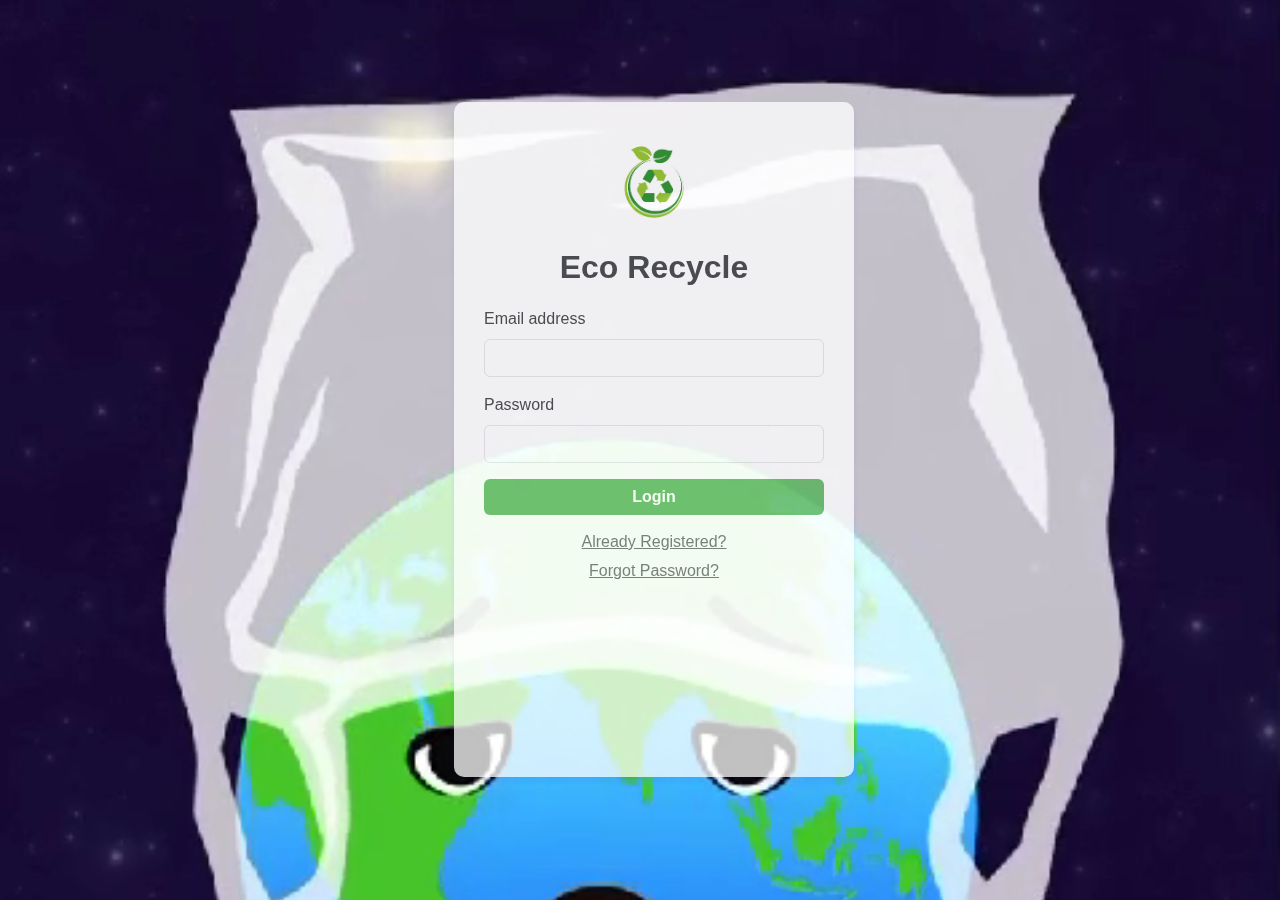
<file: waste-management/code/login.html>
<!DOCTYPE html>
<html lang="en">
<head>
    <meta charset="UTF-8">
    <meta name="viewport" content="width=device-width, initial-scale=1.0">
    <title>RecycleRewards - Login</title>
    <!-- Bootstrap CSS -->
    <link href="https://cdnjs.cloudflare.com/ajax/libs/bootstrap/5.3.1/css/bootstrap.min.css" rel="stylesheet">
    <link rel="stylesheet" href="style1.css">
    <style>

.video-background {
            position: absolute;
            top: 0;
            left: 0;
            width: 100%;
            height:100%;
            overflow: hidden;
            z-index: -1;
        }
        video {
            min-width: 100%;
            min-height: 100%;
            width: auto;
            height: auto;
            position: absolute;
            top: 50%;
            left: 50%;
            transform: translate(-50%, -50%);
            object-fit: cover;
        }
        body {
            background-color: #e8f5e9;
            display: flex;
            justify-content: center;
            align-items: center;
            height: 100vh;
            margin: 0;
            font-family: 'Arial', sans-serif;
        }

        .login-container {
            background-color: white;
            opacity: 75%;
            border-radius: 10px;
            box-shadow: 0 4px 6px rgba(53, 33, 207, 0.1);
            padding: 30px;
            width: 100%;
            max-width: 400px;
          
        }
        
        .logo-container {
            text-align: center;
            margin-bottom: 20px;
        }
        .logo-container img {
            width: 100px;
            height: 100px;
        }
        .btn-green {
            background-color: #4CAF50;
            color: white;
            border: none;
        }
        .btn-green:hover {
            background-color: #45a049;
            color: white;
        }
        .footer-links {
           display: flex;
           flex-direction: column;
           gap:5px;
            margin-top: 15px;
            text-align: center;
        }
        
    </style>
</head>
<body>
    <div class="video-background">
        <video autoplay muted loop>
            <source src="../video2.mp4" type="video/mp4">
            Your browser does not support the video tag.
        </video>
    </div>
    <div class="container">
        
        <div class="login-container">
            <div class="logo-container">
                <img src="../image2.png" alt="RecycleRewards Logo" class="mb-3">
                <h2 style="font-family: 'Franklin Gothic Medium', 'Arial Narrow', Arial, sans-serif;"><b> Eco Recycle</b></h2>
            </div>
            
            <form id="loginForm"  onsubmit="redirectToPage(); return false;">
                <div class="mb-3">
                    <label for="email" class="form-label">Email address</label>
                    <input type="email" class="form-control" id="email" required>
                </div>
                <div class="mb-3">
                    <label for="password" class="form-label">Password</label>
                    <input type="password" class="form-control" id="password" required>
                </div>
                <button type="submit" class="btn btn-green w-100"><b>Login</b></button>
                
                <div class="footer-links">
                    <a href="index.html" class="text-muted" >Already Registered?</a>  
                    <a href="#" class="text-muted">Forgot Password?</a>
                    
                </div>

            </form>
            <script>
                function redirectToPage() {
                    window.location.href = "index.html"; // Replace with your target page
                }
            </script>
        </div>
    </div>

    <!-- Bootstrap JS and dependencies -->
    <script src="https://cdnjs.cloudflare.com/ajax/libs/bootstrap/5.3.1/js/bootstrap.bundle.min.js"></script>
    <script>
        document.getElementById('loginForm').addEventListener('submit', function(e) {
            e.preventDefault();
            const email = document.getElementById('email').value;
            const password = document.getElementById('password').value;
            
            // Here you would typically add authentication logic
            
        });
    </script>
</body>
</html>
</file>
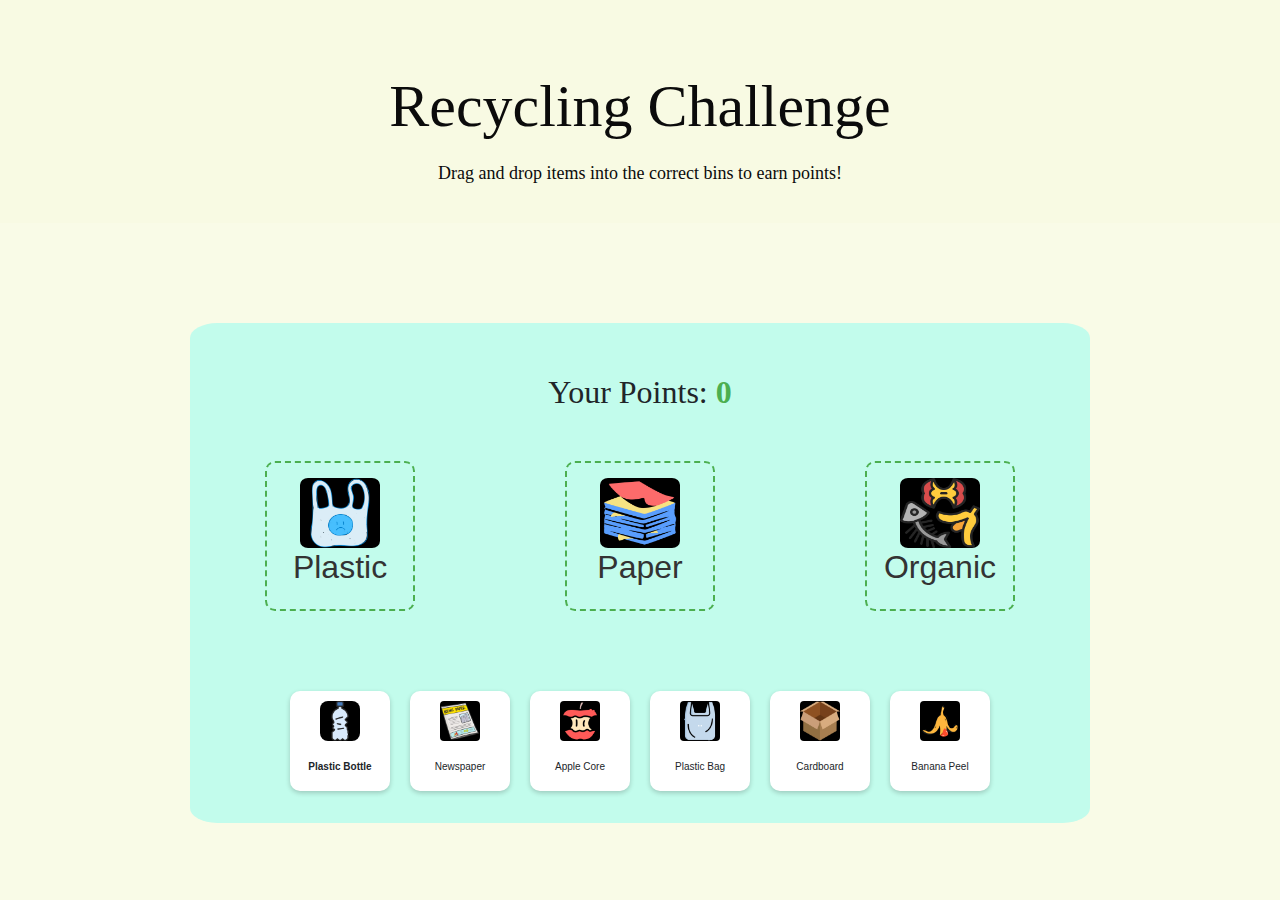
<file: waste-management/code/playGames.html>
<!DOCTYPE html>
<html lang="en">
<head>
    <meta charset="UTF-8">
    <meta name="viewport" content="width=device-width, initial-scale=1.0">
    <title>Recycling Challenge</title>
    <link href="https://cdnjs.cloudflare.com/ajax/libs/bootstrap/5.3.0/css/bootstrap.min.css" rel="stylesheet">
    
    <style>
        body {
            font-family: Arial, sans-serif;
            background-color: rgba(226, 235, 145, 0.218);
            margin: 0;
            padding: 0;
            text-align: center;
        }

        header {
            background-color:  rgba(226, 235, 145, 0.035);
            color: rgb(11, 11, 11);
            padding: 20px;
        }

        .game-container {
            margin: 20px auto;
            max-width: 900px;
            height: 500px;
            margin-bottom: 50px;
        }

        .bins {
            display: flex;
            justify-content: space-around;
            margin: 20px 0;
        }

        .bin {
            width: 150px;
            height: 150px;
            border: 2px dashed #4CAF50;
            border-radius: 10px;
            display: flex;
            justify-content: center;
            align-items: center;
            font-weight: bold;
            color: #333;
        }

        .bin.correct {
            border-color: #4CAF50;
            background-color: #eaffea;
        }

        .bin.incorrect {
            border-color: red;
            background-color: #ffeaea;
        }

        .items {
            display: flex;
            justify-content: center;
            flex-wrap: wrap;
            margin: 20px 0;
        }

        .item {
            width: 100px;
            height: 100px;
            margin: 10px;
            padding: 10px;
            background-color: white;
            border-radius: 10px;
            box-shadow: 0 2px 5px rgba(0, 0, 0, 0.2);
            cursor: grab;
        }

        .points {
            font-weight: bold;
            color: #4CAF50;
        }
        .game-container{
            margin-top: 100px;
           background-color: rgba(0, 255, 255, 0.221);
           transition: transform 0.3s ease;
           border-radius: 3%;
           
        }
        .game-container:hover {
    box-shadow: 5px 8px 20px rgba(53, 53, 58, 0.855);
    transform: scale(1.01);
}

    </style>
</head>
<body>

    
    <header>
        <h1 style="font-family: serif; padding-top: 50px;padding-bottom: 10px; font-size: 60px;">Recycling Challenge</h1>
        <p style="font-family: serif;font-size: 18px;">Drag and drop items into the correct bins to earn points!</p>
    </header>
<div class="game">
    <div class="game-container">
        <h2 style="margin-bottom: 50px; padding-top:50px ; font-family:serif;">Your Points: <span id="points" class="points">0</span></h2>

        <div class="bins" style="margin-bottom: 70px;">
            <div class="bin" id="plastic-bin"style="display: flex;flex-direction: column; "><img src="../plastic.jpg" alt="" srcset="" width="80px" height="70px" style="border-radius:10%;"><h2>Plastic</h2></div>
            <div class="bin" id="paper-bin"style="display: flex;flex-direction: column;"><img src="../paper.jpg" alt="" srcset=""width="80px" height="70px"  style="border-radius:10%;"><h2>Paper</h2></div>
            <div class="bin" id="organic-bin"style="display: flex;flex-direction: column;"><img src="../organic.jpg" alt="" srcset="" width="80px" height="70px" style="border-radius:10%;"><h2>Organic</h2></div>
        </div>

        <div class="items">
            <div class="item" draggable="true" data-bin="plastic" style="display: flex;flex-direction: column; gap:20px; justify-content: center;align-items: center;"><img src="../bottle.jpg" alt="" srcset="" width="40px" height="40px" style="border-radius:20%;"><h2 style="font-size: 10px; "><b>Plastic Bottle</b></h2></div>
            <div class="item" draggable="true" data-bin="paper"style="display: flex;flex-direction: column;gap:20px;justify-content: center;align-items: center;"><img src="../newspaper.jpg" alt="" srcset="" width="40px" height="40px"style="border-radius:10%;"><h2 style="font-size: 10px;">Newspaper</h2></div>
            <div class="item" draggable="true" data-bin="organic"style="display: flex;flex-direction: column;gap:20px;justify-content: center;align-items: center;"><img src="../appleCore.jpg" alt="" srcset="" width="40px" height="40px"style="border-radius:10%;"><h2 style="font-size: 10px;">Apple Core</h2></div>
            <div class="item" draggable="true" data-bin="plastic"style="display: flex;flex-direction: column;gap:20px;justify-content: center;align-items: center;"><img src="../plasticBag.jpg" alt="" srcset="" width="40px" height="40px "style="border-radius:10%;"><h2 style="font-size: 10px;">Plastic Bag</h2></div>
            <div class="item" draggable="true" data-bin="paper"style="display: flex;flex-direction: column;gap:20px;justify-content: center;align-items: center;"><img src="../cardboard.jpg" alt="" srcset="" width="40px" height="40px"style="border-radius:10%;"><h2 style="font-size: 10px;">Cardboard</h2></div>
            <div class="item" draggable="true" data-bin="organic"style="display: flex;flex-direction: column;gap:20px;justify-content: center;align-items: center;"><img src="../banana.jpg" alt="" srcset="" width="40px" height="40px"style="border-radius:10%;"><h2 style="font-size: 10px; ">Banana Peel</h2></div>
        </div>
    </div>
</div>
    

    <script>
        let points = 0;

        // Select all bins and items
        const bins = document.querySelectorAll('.bin');
        const items = document.querySelectorAll('.item');
        const pointsDisplay = document.getElementById('points');

        // Drag and drop functionality
        items.forEach(item => {
            item.addEventListener('dragstart', dragStart);
        });

        bins.forEach(bin => {
            bin.addEventListener('dragover', dragOver);
            bin.addEventListener('drop', drop);
        });

        function dragStart(e) {
            e.dataTransfer.setData('text/plain', e.target.dataset.bin);
            e.dataTransfer.setData('text/id', e.target.innerText);
        }

        function dragOver(e) {
            e.preventDefault(); // Allows the drop
        }

        function drop(e) {
            e.preventDefault();
            const correctBin = e.dataTransfer.getData('text/plain');
            const draggedItem = e.dataTransfer.getData('text/id');

            if (e.target.id.includes(correctBin)) {
                points += 10;
                e.target.classList.add('correct');
                setTimeout(() => e.target.classList.remove('correct'), 1000);
                alert(`✅ Correct! '${draggedItem}' goes to '${correctBin.toUpperCase()} Bin'`);

            } else {
                points -= 5;
                e.target.classList.add('incorrect');
                setTimeout(() => e.target.classList.remove('incorrect'), 1000);
                alert("❌ Incorrect! Try again.");

            }

            pointsDisplay.innerText = points;

            // Remove item after correct placement
            if (e.target.id.includes(correctBin)) {
                document.querySelector(`.item[data-bin="${correctBin}"]`).remove();

            }
        }
    </script>
</body>
</html>
</file>
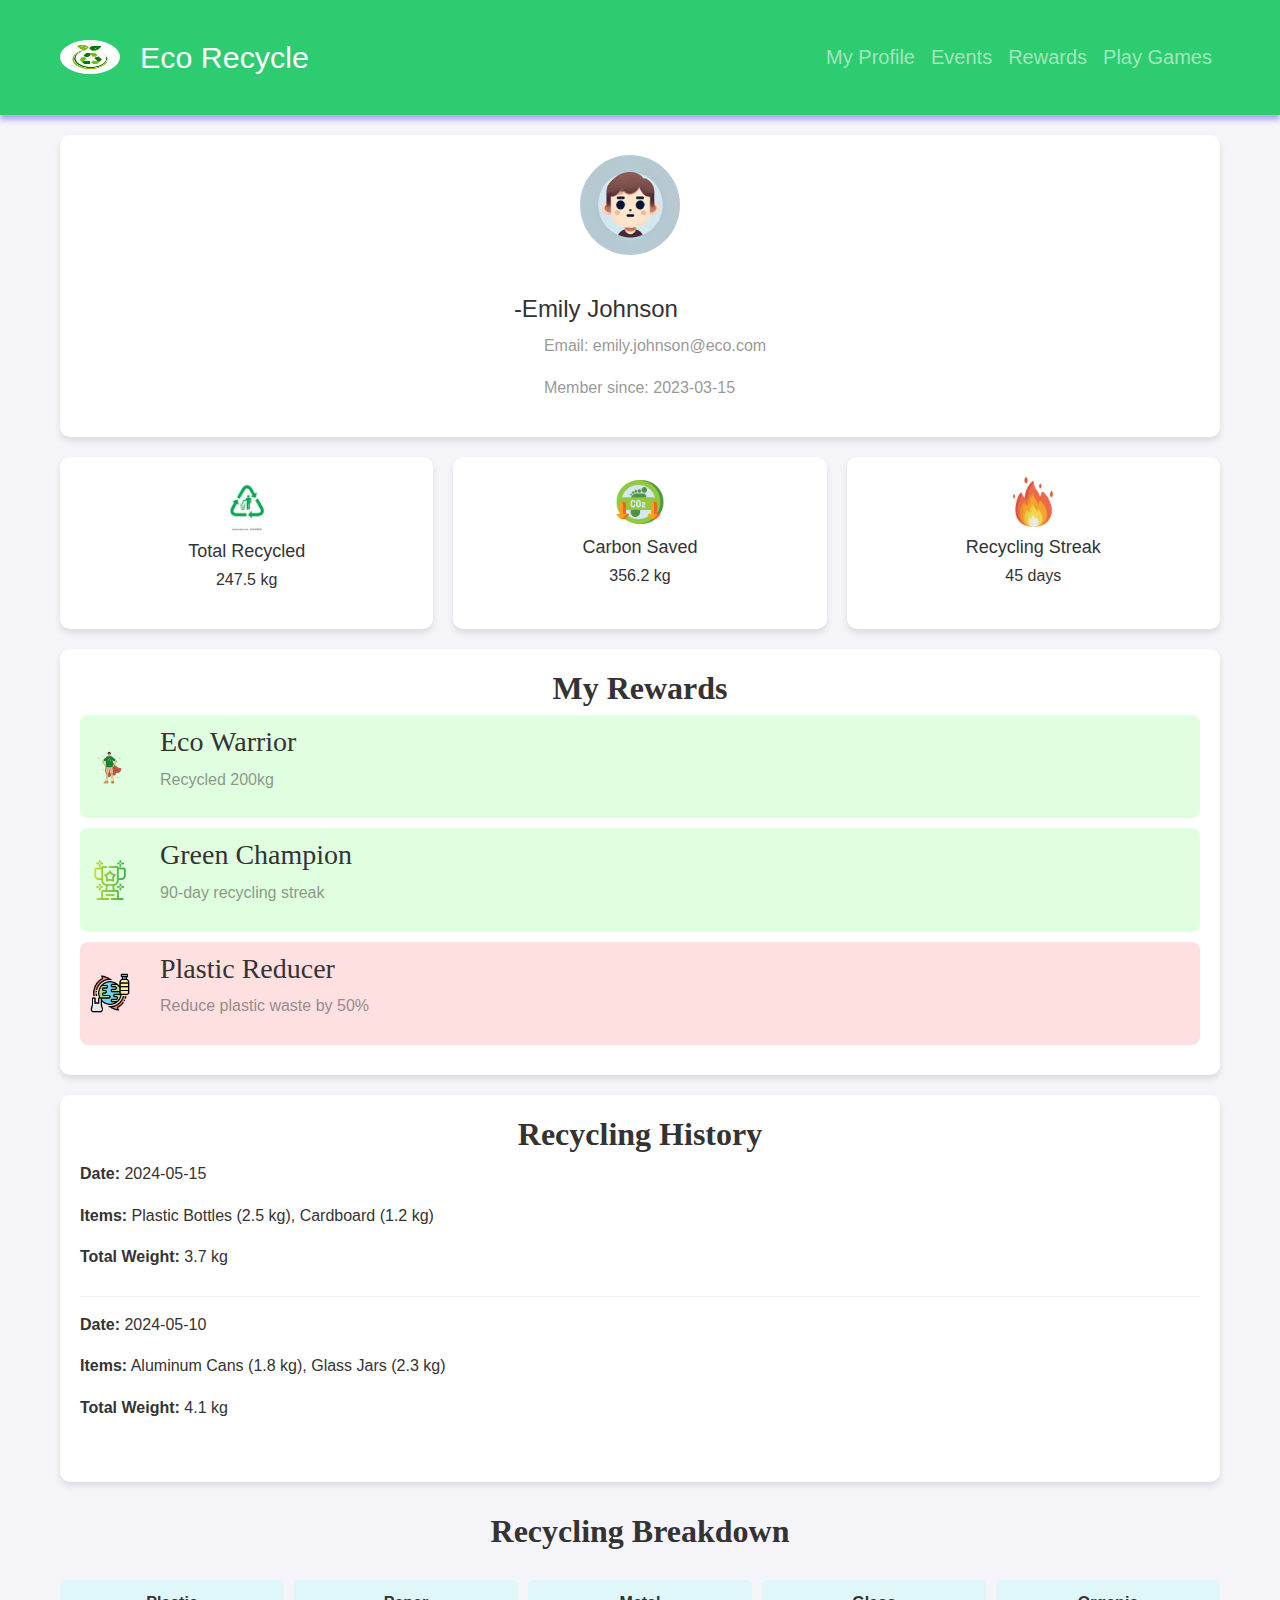
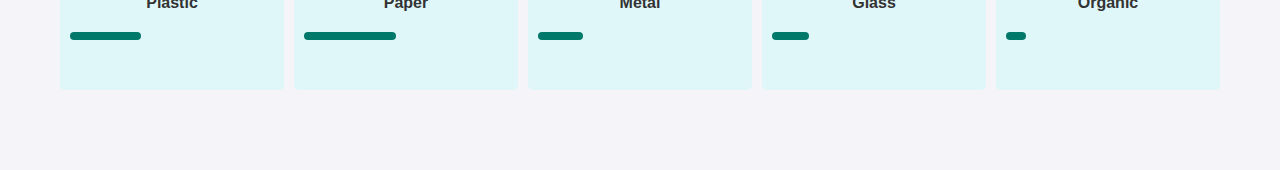
<file: waste-management/code/profile.html>
<!DOCTYPE html>
<html lang="en">
<head>
  <meta charset="UTF-8">
  <meta name="viewport" content="width=device-width, initial-scale=1.0">
  <title>User Profile Dashboard</title>
  <link href="https://cdnjs.cloudflare.com/ajax/libs/bootstrap/5.3.0/css/bootstrap.min.css" rel="stylesheet">
    
  <style>
    * {
      margin: 0;
      padding: 0;
      box-sizing: border-box;
      font-family: Arial, sans-serif;
    }

    :root {
            --primary-color: #2ecc70;
            --secondary-color: #3498db;
            --accent-color: #e74c3c;
        }

        body {
            font-family: 'Arial', sans-serif;
            background-color: #f4f4f4;
        }
#navbar1{
    box-shadow: 0 5px 5px rgba(114, 105, 241, 0.519);
  display: flex;
}


        .navbar {
            background-color: var(--primary-color);
           
        }
        .logo-container img {
            padding-top: 5px;
            padding-bottom: 5px;
            width: 60px;
            height: 90px;
            border-radius: 50%;
            margin-right: 20px;
        }

    body {
      background-color: #f4f4f9;
      color: #333;
      line-height: 1.6;
    }

    .container {
      max-width: 1200px;
      margin: 0 auto;
      padding: 20px;
    }

    .profile-header {
      display: flex;
      align-items: center;
      background: #fff;
      padding: 20px;
      border-radius: 10px;
      box-shadow: 0 4px 6px rgba(0, 0, 0, 0.1);
    }

    .profile-header img {
      width: 100px;
      height: 100px;
      border-radius: 50%;
      object-fit: cover;
      margin-right: 20px;
    }

    .profile-header .info {
      flex-grow: 1;
    }

    .profile-header .info h1 {
      font-size: 24px;
      margin-bottom: 10px;
    }

    .stats-section {
      display: grid;
      grid-template-columns: repeat(auto-fit, minmax(200px, 1fr));
      gap: 20px;
      margin: 20px 0;
    }

    .stat-box {
      background: #fff;
      padding: 20px;
      border-radius: 10px;
      text-align: center;
      box-shadow: 0 4px 6px rgba(0, 0, 0, 0.1);
      transition: transform 0.3s;
    }

    .stat-box:hover {
      transform: scale(1.05);
    }

    .stat-box img {
      width: 50px;
      margin-bottom: 10px;
    }

    .stat-box h3 {
      font-size: 18px;
      margin-bottom: 5px;
    }

    .rewards-section,
    .history-section {
      background: #fff;
      padding: 20px;
      border-radius: 10px;
      box-shadow: 0 4px 6px rgba(0, 0, 0, 0.1);
      margin-bottom: 20px;
    }

    .rewards-section .reward {
      display: flex;
      align-items: center;
      margin-bottom: 10px;
      padding: 10px;
      border-radius: 8px;
      transition: background 0.3s;
    }

    .rewards-section .reward img {
      width: 40px;
      height: 40px;
      margin-right: 10px;
    }

    .rewards-section .reward.earned {
      background: #e0ffe0;
    }

    .rewards-section .reward:not(.earned) {
      background: #ffe0e0;
    }

    .history-section .entry {
      margin-bottom: 15px;
      border-bottom: 1px solid #eee;
      padding-bottom: 10px;
    }

    .history-section .entry:last-child {
      border-bottom: none;
    }

    .breakdown-chart {
      display: grid;
      grid-template-columns: repeat(auto-fit, minmax(150px, 1fr));
      gap: 10px;
    }

    .chart-bar {
      background: #e0f7fa;
      padding: 10px;
      border-radius: 5px;
    }

    .chart-bar div {
      height: 8px;
      background: #00796b;
      border-radius: 5px;
      margin-top: 5px;
    }
  </style>
</head>
<body>
<div class="wholeContainer">
    <nav class="navbar navbar-expand-lg navbar-dark" id="navbar1" style="padding-top: 0.5rem; padding-bottom: 0.5rem;">
        <div class="container">
            <div class="logo-container">
                <img src="../image2.png" alt="RecycleRewards Logo" class="mb-0" style="max-height: 44px;">
            </div>
            <a class="navbar-brand" href="#" style="font-size: 1.9rem;font-family: 'Franklin Gothic Medium', 'Arial Narrow', Arial, sans-serif;">Eco Recycle</a>
            <button class="navbar-toggler" type="button" data-bs-toggle="collapse" data-bs-target="#navbarNav">
                <span class="navbar-toggler-icon"></span>
            </button>
            <div class="collapse navbar-collapse" id="navbarNav">
                <ul class="navbar-nav ms-auto">
                    <li class="nav-item"><a class="nav-link" href="./profile.html" style="font-size: 20px;">My Profile</a></li>
                    
                    <li class="nav-item"><a class="nav-link" href="upcoming_events.html"style="font-size: 20px;">Events</a></li>
                    
                    <li class="nav-item"><a class="nav-link" href="./rewards-section.html"style="font-size: 20px;">Rewards</a></li>
                    <li class="nav-item"><a class="nav-link" href="./playGames.html"style="font-size: 20px;">Play Games</a></li>
                </ul>
            </div>
        </div>
    </nav>
  <div class="container">
    <div class="profile-header" style="display: flex;flex-direction: column;gap:40px;">
      <img src="../profile.jpg" alt="Profile Picture"  >
      <div class="info">
        <h1>-Emily Johnson</h1>
        <p style="padding-left: 30px; opacity: 50%;">Email: emily.johnson@eco.com</p>
        <p style="padding-left: 30px;opacity: 50%;">Member since: 2023-03-15</p>
      </div>
    </div>

    <div class="stats-section">
      <div class="stat-box">
        <img src="../recycling.jpeg" alt="Recycle">
        <h3>Total Recycled</h3>
        <p>247.5 kg</p>
      </div>
      <div class="stat-box">
        <img src="../carbon-footprint.png" alt="Carbon">
        <h3>Carbon Saved</h3>
        <p>356.2 kg</p>
      </div>
      <div class="stat-box">
        <img src="../fire.png" alt="Streak">
        <h3>Recycling Streak</h3>
        <p>45 days</p>
      </div>
    </div>

    <div class="rewards-section">
      <h2 style="font-family: serif; text-align: center;font-weight: 560;">My Rewards</h2>
      <div class="reward earned" style="display: flex;gap:20px;">
        <img src="../nature.png" alt="Trophy">
        <div>
          <h3 style="font-family: serif;">Eco Warrior</h3>
          <p style="opacity: 50%;">Recycled 200kg</p>
        </div>
      </div>
      <div class="reward earned"style="display: flex;gap:20px;">
        <img src="../trophy.png" alt="Badge">
        <div>
          <h3 style="font-family: serif; ">Green Champion</h3>
          <p style="opacity: 50%;">90-day recycling streak</p>
        </div>
      </div>
      <div class="reward" style="display: flex;gap:20px;">
        <img src="../reduce.png" alt="Plastic" >
        <div>
          <h3 style="font-family: serif;">Plastic Reducer</h3>
          <p style="opacity: 50%;">Reduce plastic waste by 50%</p>
        </div>
      </div>
    </div>

    <div class="history-section">
      <h2 style="font-family: serif; text-align: center;font-weight: 560;">Recycling History</h2>
      <div class="entry">
        <p><strong>Date:</strong> 2024-05-15</p>
        <p><strong>Items:</strong> Plastic Bottles (2.5 kg), Cardboard (1.2 kg)</p>
        <p><strong>Total Weight:</strong> 3.7 kg</p>
      </div>
      <div class="entry">
        <p><strong>Date:</strong> 2024-05-10</p>
        <p><strong>Items:</strong> Aluminum Cans (1.8 kg), Glass Jars (2.3 kg)</p>
        <p><strong>Total Weight:</strong> 4.1 kg</p>
      </div>
    </div>

    <div class="breakdown-section">
      <h2 style="font-family: serif; text-align: center;font-weight: 560; margin-bottom: 30px;margin-top: 30px;">Recycling Breakdown</h2>
      <div class="breakdown-chart" style="margin-bottom: 60px; text-align: center;">
        <div class="chart-bar">
          <p><b>Plastic</b></p>
          <div style="width: 35%;margin-bottom: 40px;"></div>
        </div>
        <div class="chart-bar">
          <p><b>Paper</b></p>
          <div style="width: 45%;"></div>
        </div>
        <div class="chart-bar">
          <p><b>Metal</b></p>
          <div style="width: 22%;"></div>
        </div>
        <div class="chart-bar">
          <p><b>Glass</b></p>
          <div style="width: 18%;"></div>
        </div>
        <div class="chart-bar">
          <p><b>Organic</b></p>
          <div style="width: 10%;"></div>
        </div>
      </div>
    </div>
  </div>
</div>
</body>
</html>
</file>
<file: waste-management/code/style1.css>
body{
    
    
    
}
.login-container{
    width: 60%;
    height: 75%;
    position: absolute;
    justify-content: center;
    align-items: center;
   
    transition: box-shadow 0.3s ease-in-out;
   

}
.login-container:hover {
    box-shadow: 5px 8px 20px rgb(28, 14, 222);
}
.container{
    width: 100%;
    height: 100%;
   
    position: relative;
   padding-left: 30%;
   padding-top: 8%;
   

}
</file>
